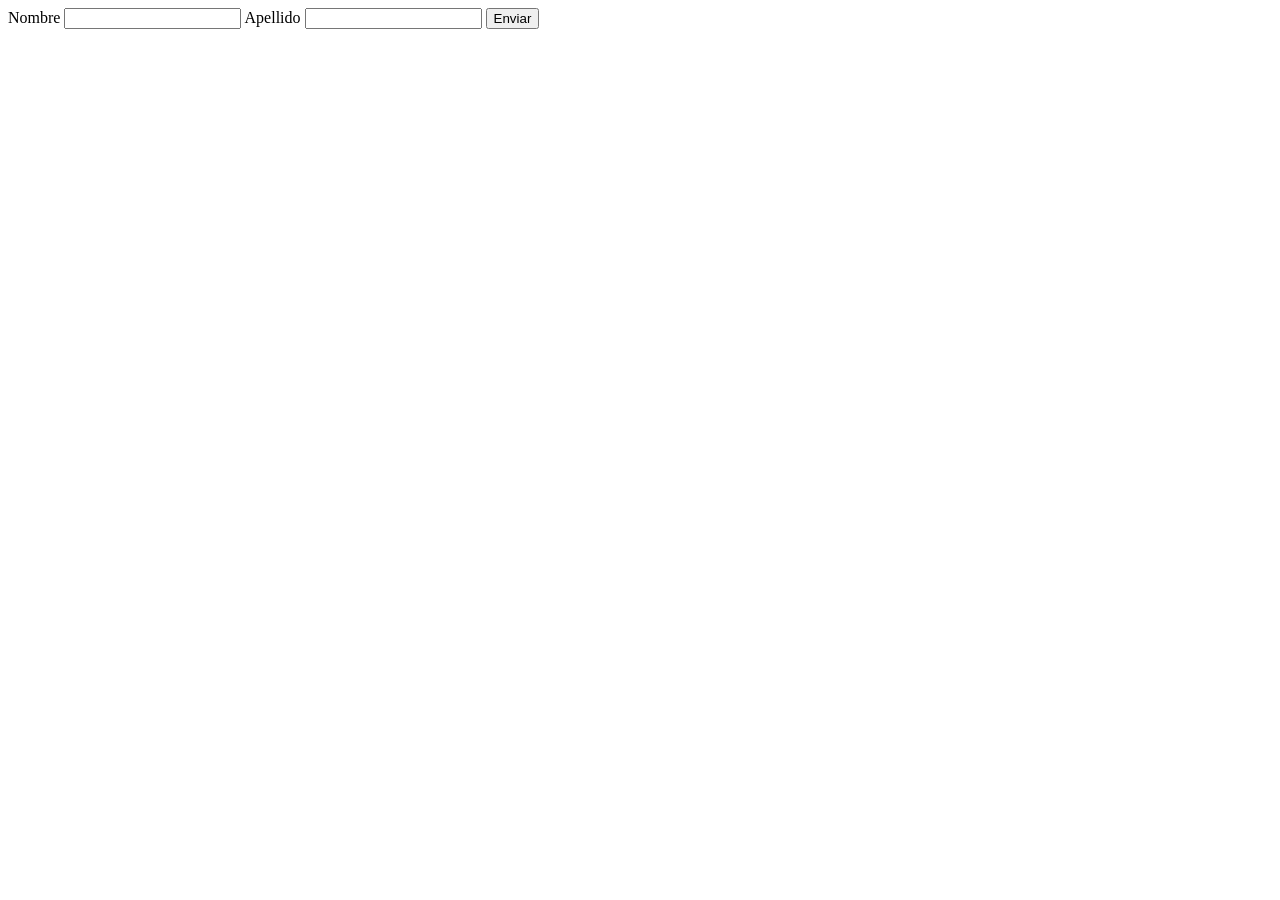
<file: index.html>
<!DOCTYPE html>
<html lang="en">
<head>
    <meta charset="UTF-8">
    <meta name="viewport" content="width=device-width, initial-scale=1.0">
    <title>Document</title>
</head>
<body>
    <form action="https://httpbin.org/post" method="post">
        <label for="nombre">Nombre</label>
        <input type="text" id="nombre" name="nom">

        <label for="apellido">Apellido</label>
        <input type="text" id="apellido" name="apellido">

        <button type="submit">Enviar</button>

    </form>
</body>
</html>
</file>
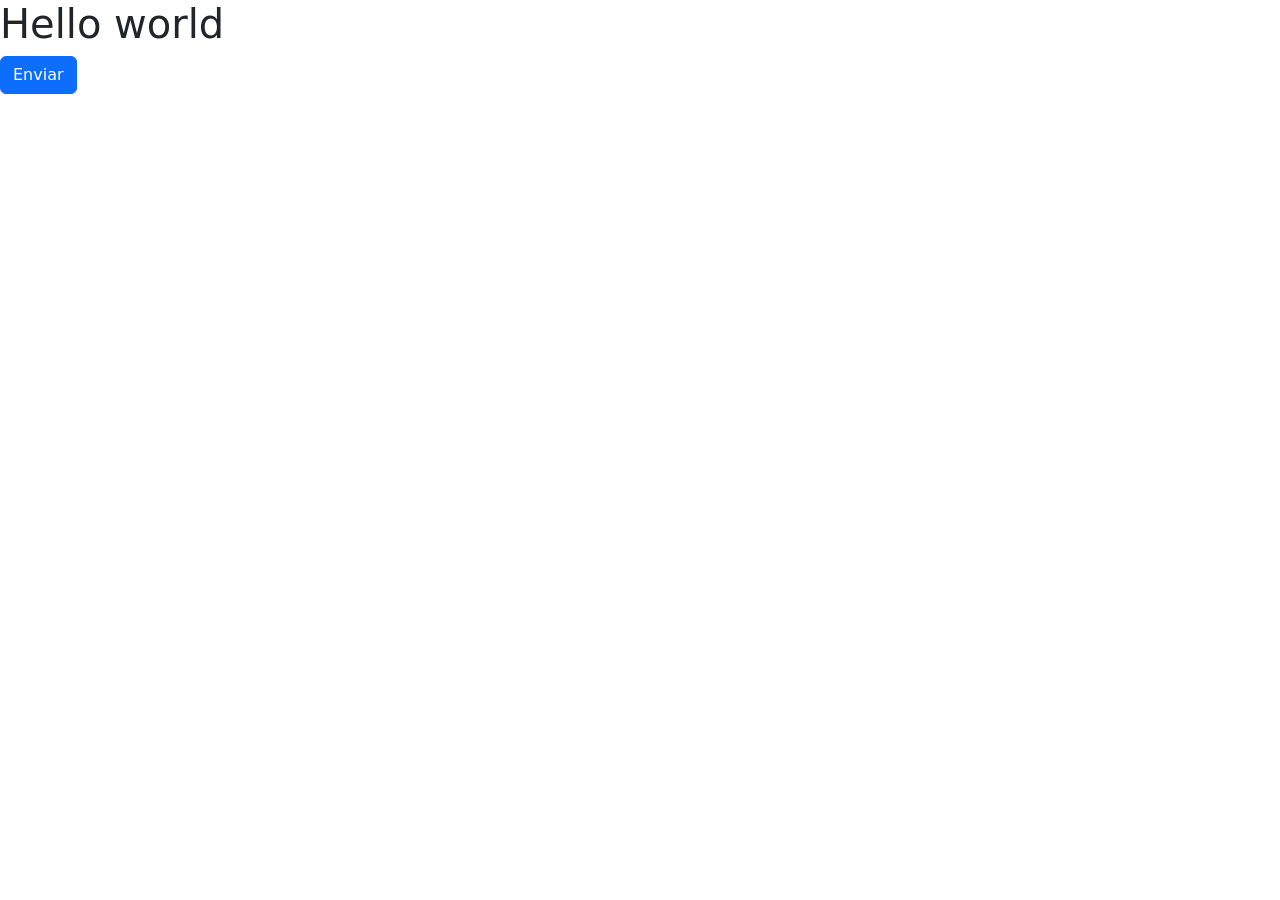
<file: bootstrap/index.html>
<!DOCTYPE html>
<html lang="en">
<head>
    <meta charset="UTF-8">
    <meta name="viewport" content="width=device-width, initial-scale=1.0">
    <title>Document</title>
    <link href="https://cdn.jsdelivr.net/npm/bootstrap@5.3.9/dist/css/bootstrap.min.css" rel="stylesheet">
</head>
<body>
    <h1>Hello world</h1>
    <button class="btn btn-primary">Enviar</button>
<script src="https://cdn.jsdelivr.net/npm/bootstrap@5.3.9/dist/js/bootstrap.bundle.min.js" integrity="sha384-WyOxWvTyr1QaMPfiPJSv76iReVthorl5uWlFtZPyK0IEB0hGzo9y5Bp9mYanr8Bu" crossorigin="anonymous"></script>
</body>
</html>
</file>
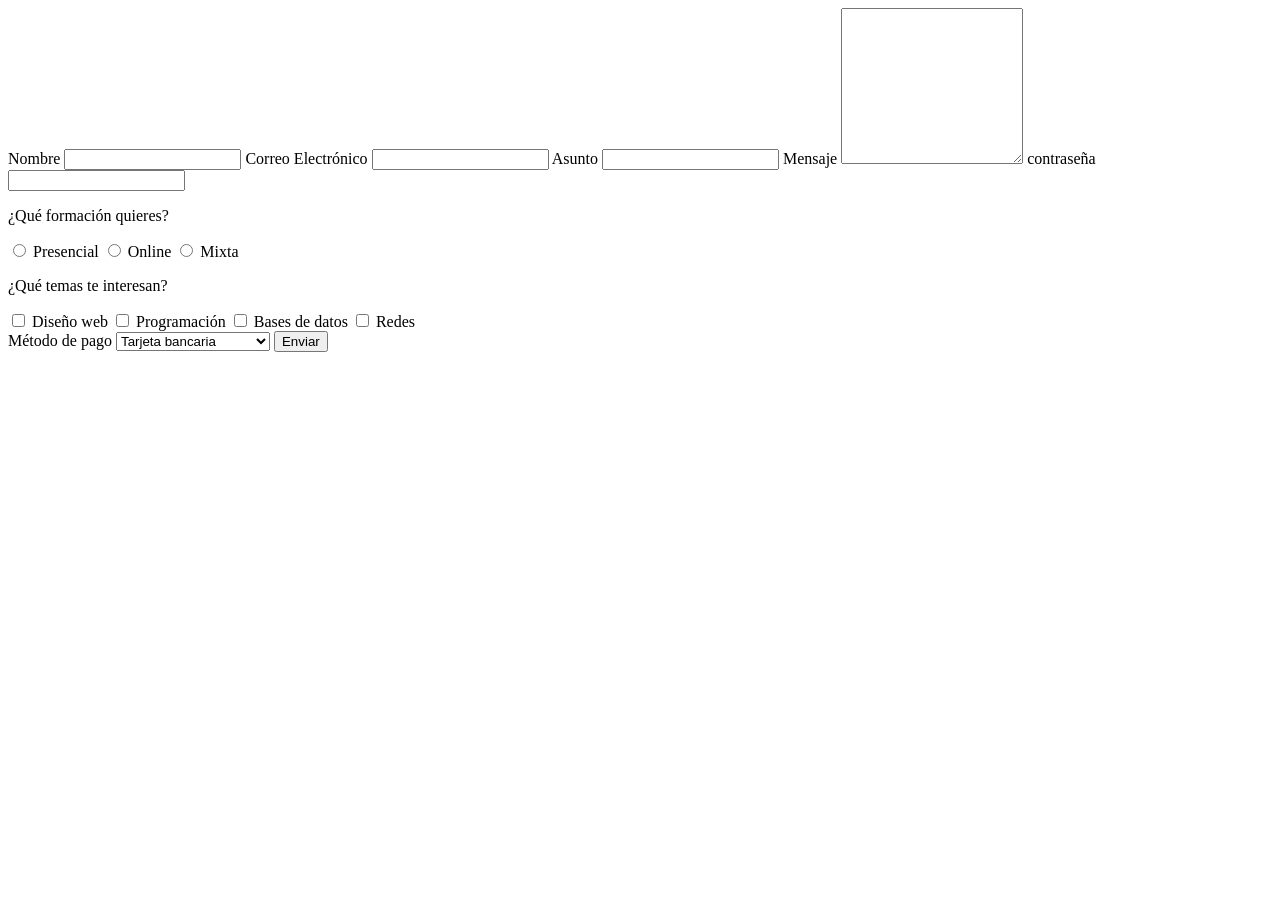
<file: contacto.html>
<!DOCTYPE html>
<html lang="en">
<head>
    <meta charset="UTF-8">
    <meta name="viewport" content="width=device-width, initial-scale=1.0">
    <title>Document</title>
</head>
<body>
    <form>
        <label for="nombre">Nombre</label>
        <input type="text" id="nombre" name="nom">

        <label for="Correo">Correo Electrónico</label>
        <input type="email" id="correo" name="correo">

        <label for="asunto">Asunto</label>
        <input type="text" id="asunto" name="asunto">

        <label for="Mensaje">Mensaje</label>
        <textarea id="Mensaje" name="Mensaje" rows="10"></textarea>

         <label for="contrasena">contraseña</label>
        <input type="password" id="contrasena" name="contrasena">

        <p>¿Qué formación quieres?</p>
         <input type="radio" id="Presencial" name="turno" value="Presencial">
        <label for="Presencial">Presencial</label>

        <input type="radio" id="Online" name="turno" value="Online">
        <label for="Online">Online</label>

        <input type="radio" id="Mixta" name="turno" value="Mixta">
        <label for="Mixta">Mixta</label>

        <p>¿Qué temas te interesan?</p>
        <input type="checkbox" id="html" name="intereses" value="disenoweb">
        <label for="disenoweb">Diseño web</label>

        <input type="checkbox" id="html" name="intereses" value="programacion">
        <label for="programacion">Programación</label>

        <input type="checkbox" id="html" name="intereses" value="basesdedatos">
        <label for="basesdedatos">Bases de datos</label>

        <input type="checkbox" id="html" name="intereses" value="redes">
        <label for="redes">Redes</label>

        <br>

        <label for="pago">Método de pago</label>

        <select id="pago" name="pago">
            <option value="tarjeta">Tarjeta bancaria</option>
            <option value="paypal">Paypal</option>
            <option value="transferencia">transferencia bancaria</option>
            <option value="efectivo">Efectivo</option>
        </select>
        <button type="submit">Enviar</button>
    </form>
</body>
</html>
</file>
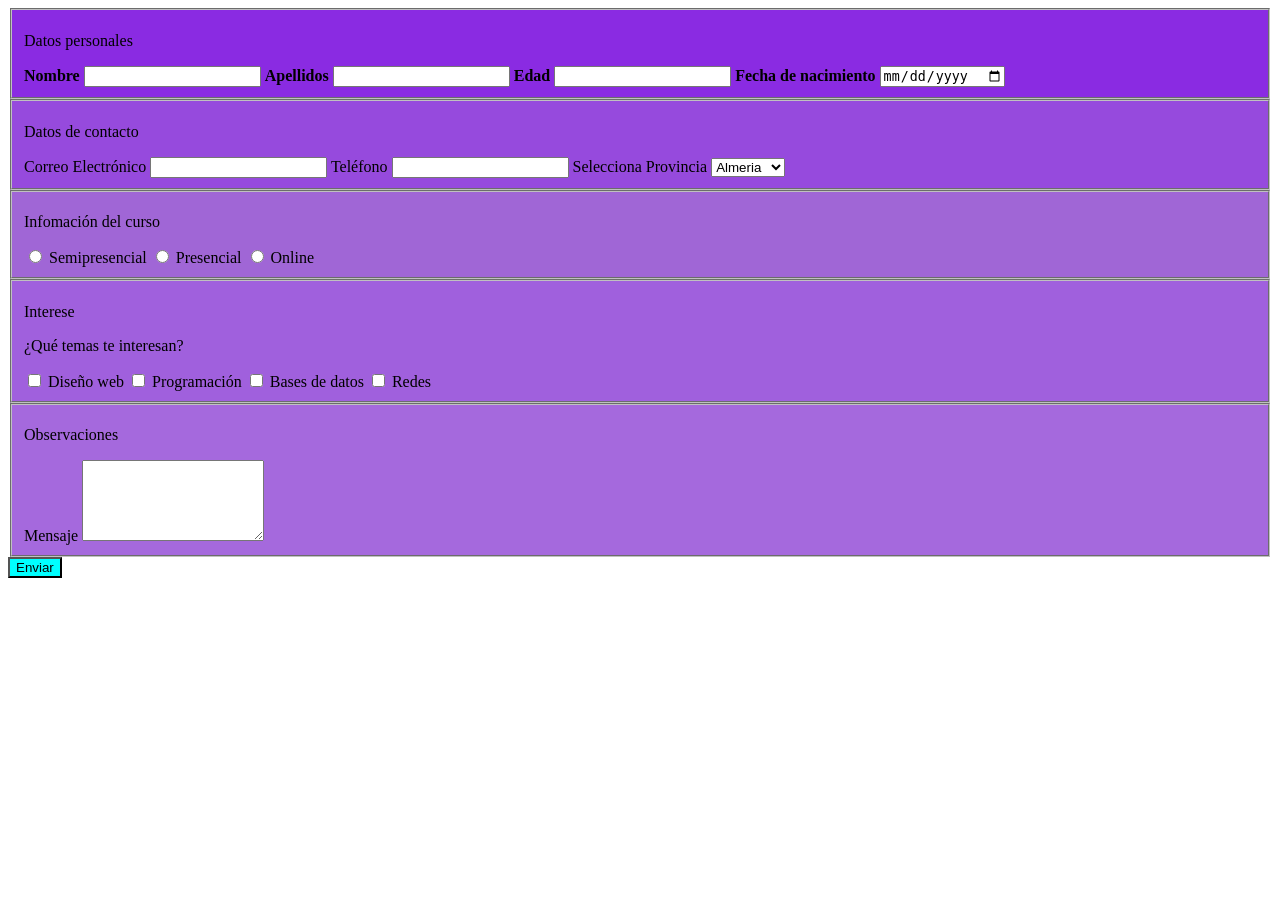
<file: ejercicio.html>
<!DOCTYPE html>
<html lang="en">
<head>
    <meta charset="UTF-8">
    <meta name="viewport" content="width=device-width, initial-scale=1.0">
    <title>Document</title>
</head>
<body>
    <form action="https://httpbin.org/get" method="get">
    <fieldset style="background-color: blueviolet;">
        <p>Datos personales</p>
        <label for="nombre"><b>Nombre</b></label>
        <input type="text" id="nombre" name="nom">

        <label for="apellidos"><b>Apellidos</b></label>
        <input type="text" id="apellidos" name="apellidos">

        <label for="edad"><b>Edad</b></label>
        <input type="number" id="edad" name="edad">

        <label for="fechanacimiento"><b>Fecha de nacimiento</b></label>
        <input type="date" id="fechanacimiento" name="fechanacimiento">

    </fieldset>
    <fieldset style="background-color: rgb(150, 74, 221);">
        <p>Datos de contacto</p>
        <label for="Correo">Correo Electrónico</label>
        <input type="email" id="correo" name="correo">

        <label for="telefono">Teléfono</label>
        <input type="tel" id="telefono" name="telefono">

        <label for="provincias">Selecciona Provincia</label>

        <select id="provincias" name="provincias">
            <option value="Almeria">Almeria</option>
            <option value="Granada">Granada</option>
            <option value="Cordoba">Córdoba</option>
            <option value="Cadiz">Cádiz</option>
            <option value="Malaga">Málaga</option>
            <option value="Sevilla">Sevilla</option>
            <option value="Jaen">Jaen</option>
            <option value="Huelva">Huelva</option>
        </select>
    </fieldset>
    <fieldset style="background-color: rgb(160, 102, 214);">
        <p>Infomación del curso</p>
        <input type="radio" id="semipresencial" name="turno" value="semipresencial">
        <label for="semipresencial">Semipresencial</label>

        <input type="radio" id="presencial" name="turno" value="presencial">
        <label for="presencial">Presencial</label>

        <input type="radio" id="Online" name="online" value="online">
        <label for="online">Online</label>
    </fieldset>

    <fieldset style="background-color: rgb(160, 96, 221);">
        <p>Interese</p>
        <p>¿Qué temas te interesan?</p>
        <input type="checkbox" id="html" name="intereses" value="disenoweb">
        <label for="disenoweb">Diseño web</label>

        <input type="checkbox" id="html" name="intereses" value="programacion">
        <label for="programacion">Programación</label>

        <input type="checkbox" id="html" name="intereses" value="basesdedatos">
        <label for="basesdedatos">Bases de datos</label>

        <input type="checkbox" id="html" name="intereses" value="redes">
        <label for="redes">Redes</label>
    </fieldset>
    <fieldset style="background-color: rgb(165, 105, 221);">
        <p>Observaciones</p>
        <label for="Mensaje">Mensaje</label>
        <textarea id="Mensaje" name="Mensaje" rows="5"></textarea>
    </fieldset>
        <button type="submit" style="background-color: aqua;">Enviar</button>

    </form>
</body>
</html>
</file>
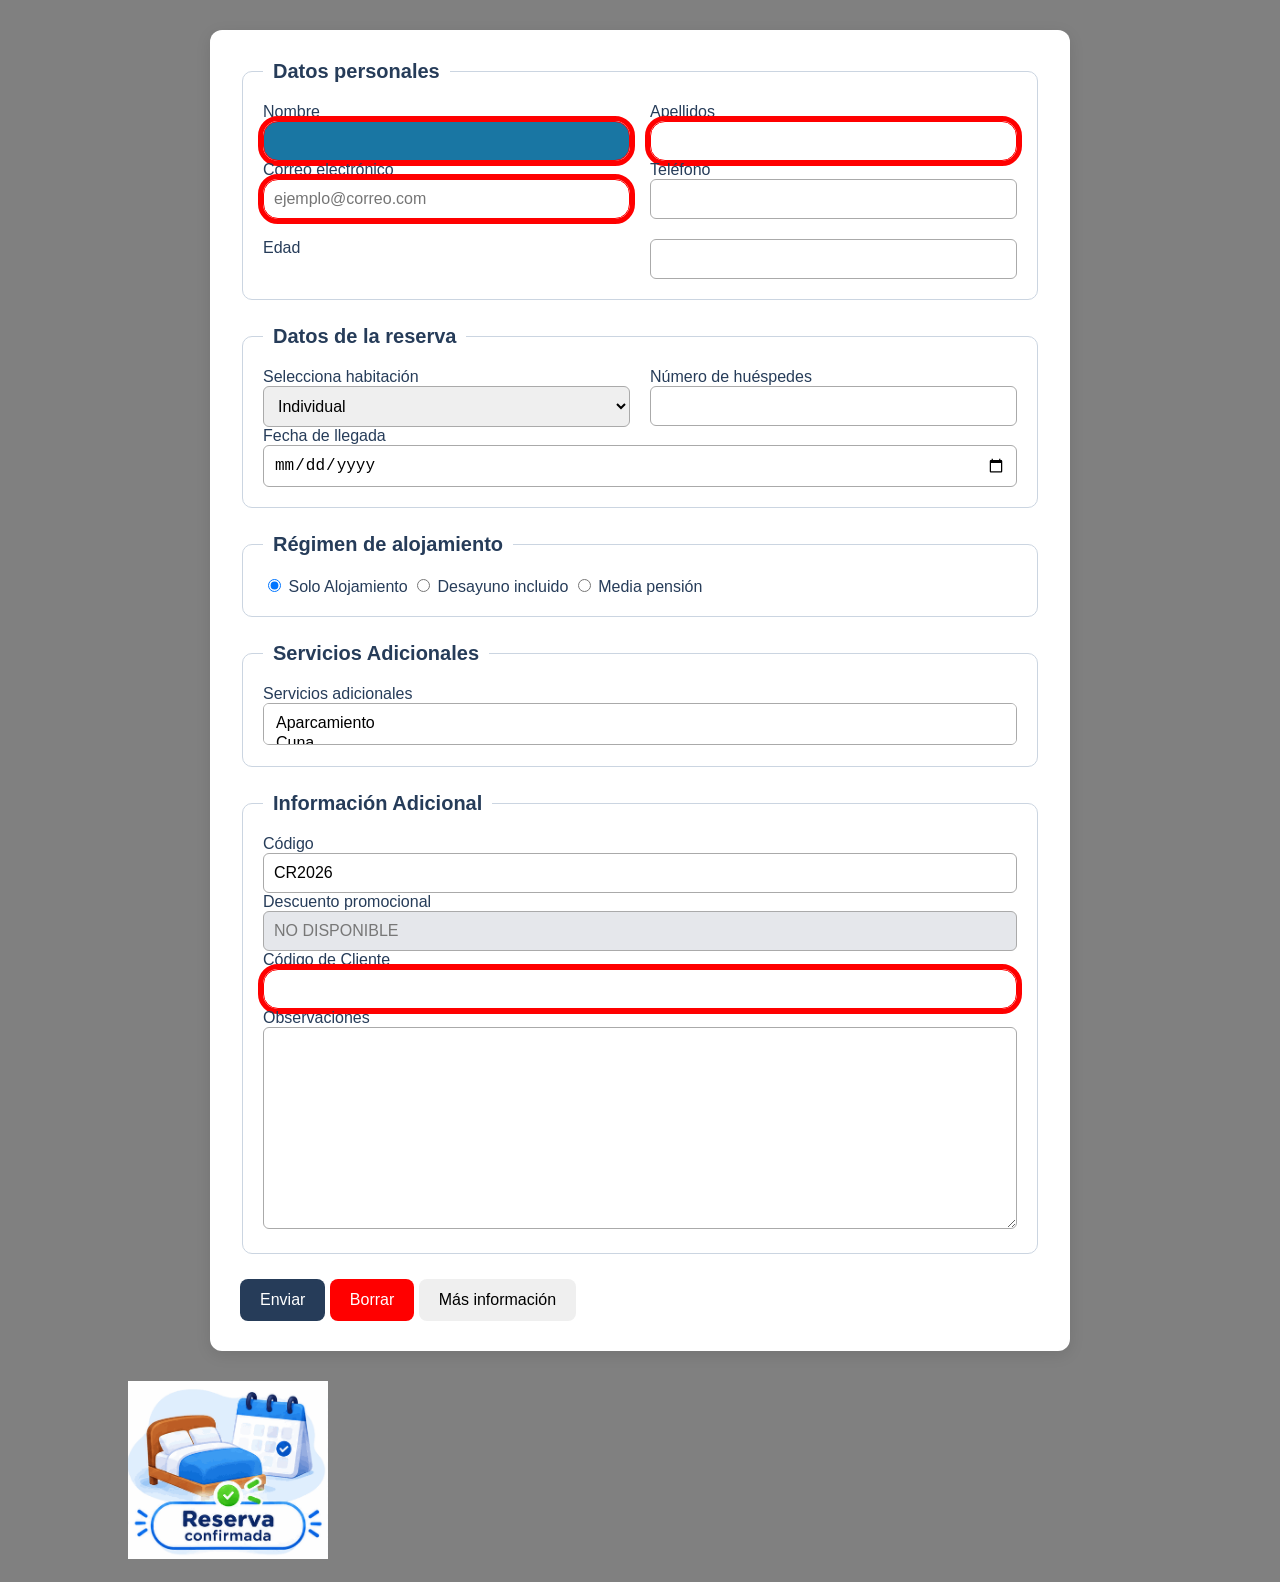
<file: ejercicio2.html>
<!doctype html>
<html lang="en">

<head>
  <meta charset="UTF-8" />
  <meta name="viewport" content="width=device-width, initial-scale=1.0" />
  <title>Document</title>
  <link rel="stylesheet" href="estilos.css" />
</head>

<body>
  <form action="https://httpbin.org/get" method="get">
    <fieldset>
      <legend>Datos personales</legend>
      <div class="fila">
        <div class="campo">
          <label for="nombre">Nombre</label>
          <input type="text" id="nombre" name="nombre" required autofocus />
        </div>
        <div class="campo">
          <label for="apellidos">Apellidos</label>
          <input type="text" id="apellidos" name="apellidos" required />
        </div>
      </div>
      <div class="fila">
        <div class="campo">
          <label for="correo">Correo electrónico</label>
          <input type="email" id="correo" name="correo" placeholder="ejemplo@correo.com" required />
        </div>
        <div class="campo">
          <label for="telefono">Teléfono</label>
          <input type="tel" id="telefono" name="telefono" />
        </div>
        <label for="edad">Edad</label>
        <input type="number" id="edad" min="18" max="100" />
    </fieldset>
    <fieldset>
      <legend>Datos de la reserva</legend>
      </div>
      </div>
      <div class="fila">
        <div class="campo">
          <label for="habitacion">Selecciona habitación</label>
          <select id="habitacion" name="habitacion">
            <option value="individual">Individual</option>
            <option value="Doble">Doble</option>
            <option value="Doble2C">Doble 2 camas</option>
            <option value="Triple">Triple</option>
            <option value="Cuadruple">Cuádruple</option>
          </select>
        </div>
        <div class="campo">
          <label for="huespedes">Número de huéspedes</label>
          <input type="number" id="huespedes" min="1" max="6" />
        </div>
      </div>
      <label for="fecha">Fecha de llegada</label>
      <input type="date" id="fecha" />

    </fieldset>
    </div>
    <fieldset>
      <legend>Régimen de alojamiento</legend>
      <input type="radio" id="sa" name="alojamiento" value="sa" checked />
      <label for="sa">Solo Alojamiento</label>

      <input type="radio" id="desayuno" name="alojamiento" value="desayuno" />
      <label for="desayuno">Desayuno incluido</label>

      <input type="radio" id="mediapension" name="alojamiento" value="mediapension" />
      <label for="mediapension">Media pensión</label>
    </fieldset>

    <fieldset>
      <legend>Servicios Adicionales</legend>
      <label for="servicios">Servicios adicionales</label>
      <select id="servicios" name="servicios" multiple size="1">
        <option value="Aparcamiento">Aparcamiento</option>
        <option value="Cuna">Cuna</option>
        <option value="Serviciolavanderia">Servicio de lavandería</option>
        <option value="VisitaGuiada">Visita Guiada</option>
      </select>
    </fieldset>
    <fieldset>
      <legend>Información Adicional</legend>
      <label for="codigo">Código</label>
      <input type="text" id="codigo" name="codigo" value="CR2026" readonly />

      <label for="descuento">Descuento promocional</label>
      <input type="text" id="descuento" name="descuento" value="NO DISPONIBLE" disabled />

      <label for="codigocl">Código de Cliente</label>
      <input type="number" id="codigocl" name="codigocl" pattern="[0-9]{6}" title="Introduce seis numeros" required />
      <label for="observaciones">Observaciones</label>
      <textarea id="observaciones" name="observaciones" rows="10"></textarea>
    </fieldset>




    <div id="informacion" popover>
      <h2>Nuestra casa rural</h2>

      <p>Nos encotramos en...</p>
      <p>situada en plena sierra de Córdoba, con capacidad para 6 personas, que cuenta con tres habitaciones
        dobles, dos baños completos, un amplio salón-comedor con chimenea de leña, cocina totalmente equipada
        (lavavajillas, horno, microondas y cafetera), aire acondicionado, calefacción y wifi gratuito; además,
        en su exterior cuenta con un jardín privado vallado, porche amueblado, zona de barbacoa, piscina con
        vistas a la montaña y aparcamiento dentro de la propia finca.</p>
      <button type="button" popovertarget="informacion" popovertargetaction="hide">Cerrar</button>
    </div>

  
    <button type="submit" class="boton-enviar">Enviar</button>
    <button type="reset" class="boton-borrar">Borrar</button>
     <button type="button" popovertarget="informacion">
        Más información
    </button>

  </form>
  <img src="img/book.gif" alt="fotoreserva" style="margin-left: 120px; width: 200px; height: auto" />
</body>

</html>
</file>
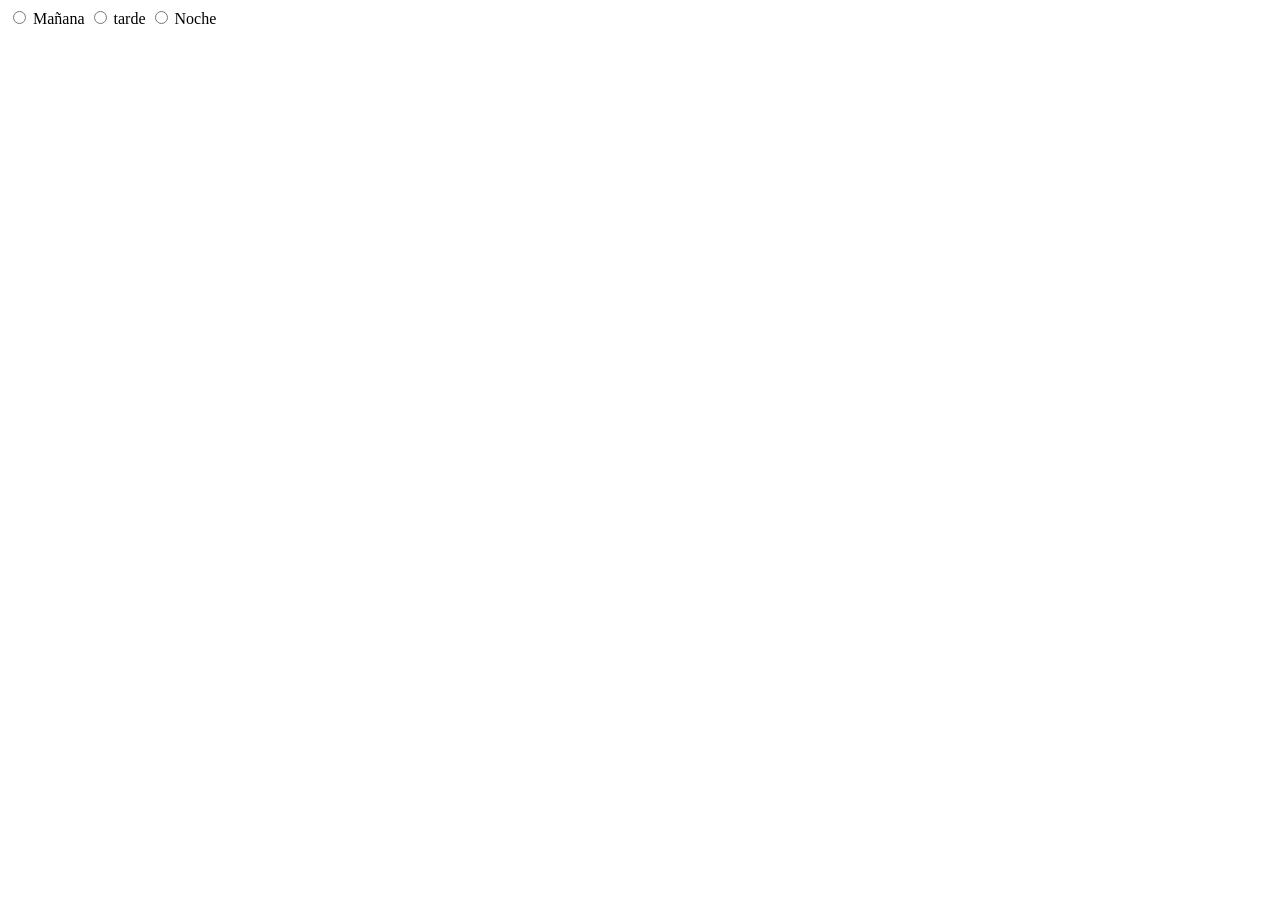
<file: opciones.html>
<!DOCTYPE html>
<html lang="en">
<head>
    <meta charset="UTF-8">
    <meta name="viewport" content="width=device-width, initial-scale=1.0">
    <title>Document</title>
</head>
<body>
    <form>
        <input type="radio" id="mañana" name="turno" value="mañana">
        <label for="mañana">Mañana</label>

        <input type="radio" id="tarde" name="turno" value="tarde">
        <label for="tarde">tarde</label>

        <input type="radio" id="noche" name="turno" value="noche">
        <label for="noche">Noche</label>
    </form>
</body>
</html>
</file>
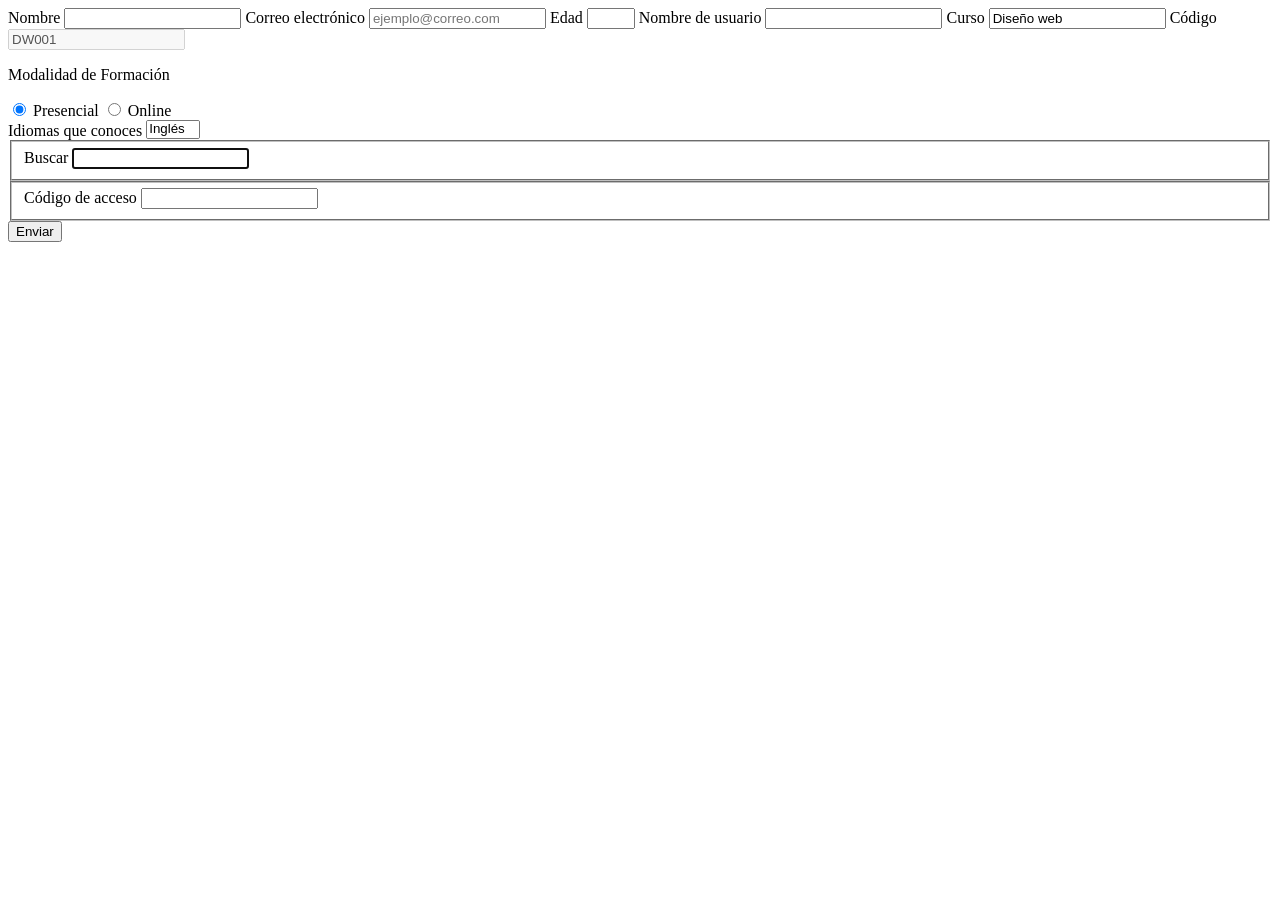
<file: otroejemplo.html>
<!DOCTYPE html>
<html lang="en">
<head>
    <meta charset="UTF-8">
    <meta name="viewport" content="width=device-width, initial-scale=1.0">
    <title>Document</title>
</head>
<body>
    <form>
        <label for="nombre">Nombre</label>
        <input type="text" id="nombre" name="nombre" required>

        <label for="correo">Correo electrónico</label>
        <input type="email" id="correo" name="correo" placeholder="ejemplo@correo.com">

        <label for="edad">Edad</label>
        <input type="number" id="edad" min="18" max="65">

        <label for="usuario">Nombre de usuario</label>
        <input type="text" id="usuario" name="usuario" minlength="4" maxlength="15">

        <label for="curso">Curso</label>
        <input type="text" id="curso" name="curso" value="Diseño web" readonly>
        <label for="codigo">Código</label>
        <input type="text" id="codigo" name="codigo" value="DW001" disabled>

        <p>Modalidad de Formación</p>
        <input type="radio" id="presencial" name="Modalidad" value="presencial" checked>
        <label for="presencial">Presencial</label>

        <input type="radio" id="online" name="Modalidad" value="online">
        <label for="online">Online</label>

        <br>

        <label for="idiomas">Idiomas que conoces</label>
        <select id="idiomas" name="idiomas" multiple size="1">
        <option value="ingles">Inglés</option>
        <option value="frances">Francés</option>
        <option value="aleman">Alemán</option>
        <option value="italiano">Italiano</option>
        </select>

        <br>
        <fieldset>
        <label for="buscar">Buscar</label>
        <input type="buscar" id="buscar" name="buscar" autofocus>
        </fieldset>

        <fieldset>
            <label for="codigo">Código de acceso</label>
            <input type="text" id="codigo" name="codigo" pattern="[0-9]{4}" title="Introduce cuatro numeros" required>
        </fieldset>
        <button type="submit">Enviar</button>
    </form>
</body>
</html>
</file>
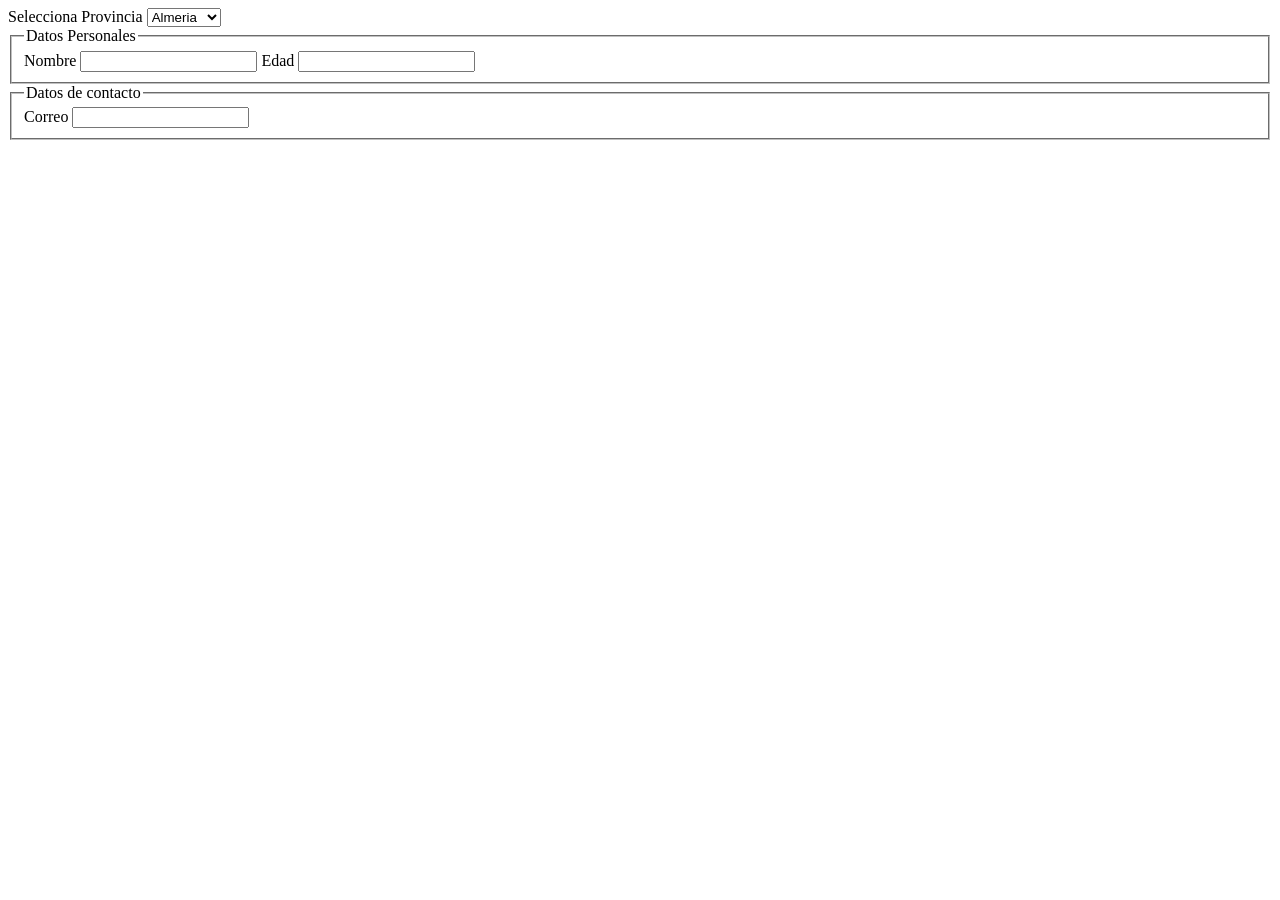
<file: provincias.html>
<!DOCTYPE html>
<html lang="en">
<head>
    <meta charset="UTF-8">
    <meta name="viewport" content="width=device-width, initial-scale=1.0">
    <title>Document</title>
</head>
<body>
    <form>
        <label for="provincias">Selecciona Provincia</label>

        <select id="provincias" name="provincias">
            <option value="Almeria">Almeria</option>
            <option value="Granada">Granada</option>
            <option value="Cordoba">Córdoba</option>
            <option value="Cadiz">Cádiz</option>
            <option value="Malaga">Málaga</option>
            <option value="Sevilla">Sevilla</option>
            <option value="Jaen">Jaen</option>
            <option value="Huelva">Huelva</option>
        </select>

        <fieldset>
            <legend>Datos Personales</legend>

            <label for="nombre">Nombre</label>
            <input type="text" id="nombre" name="nombre">

            <label for="edad">Edad</label>
            <input type="number" id="edad" name="edad">
        </fieldset>

        <fieldset>
            <legend>Datos de contacto</legend>

            <label for="correo">Correo</label>
            <input type="email" id="correo" name="correo">
        </fieldset>
    </form>
</body>
</html>
</file>
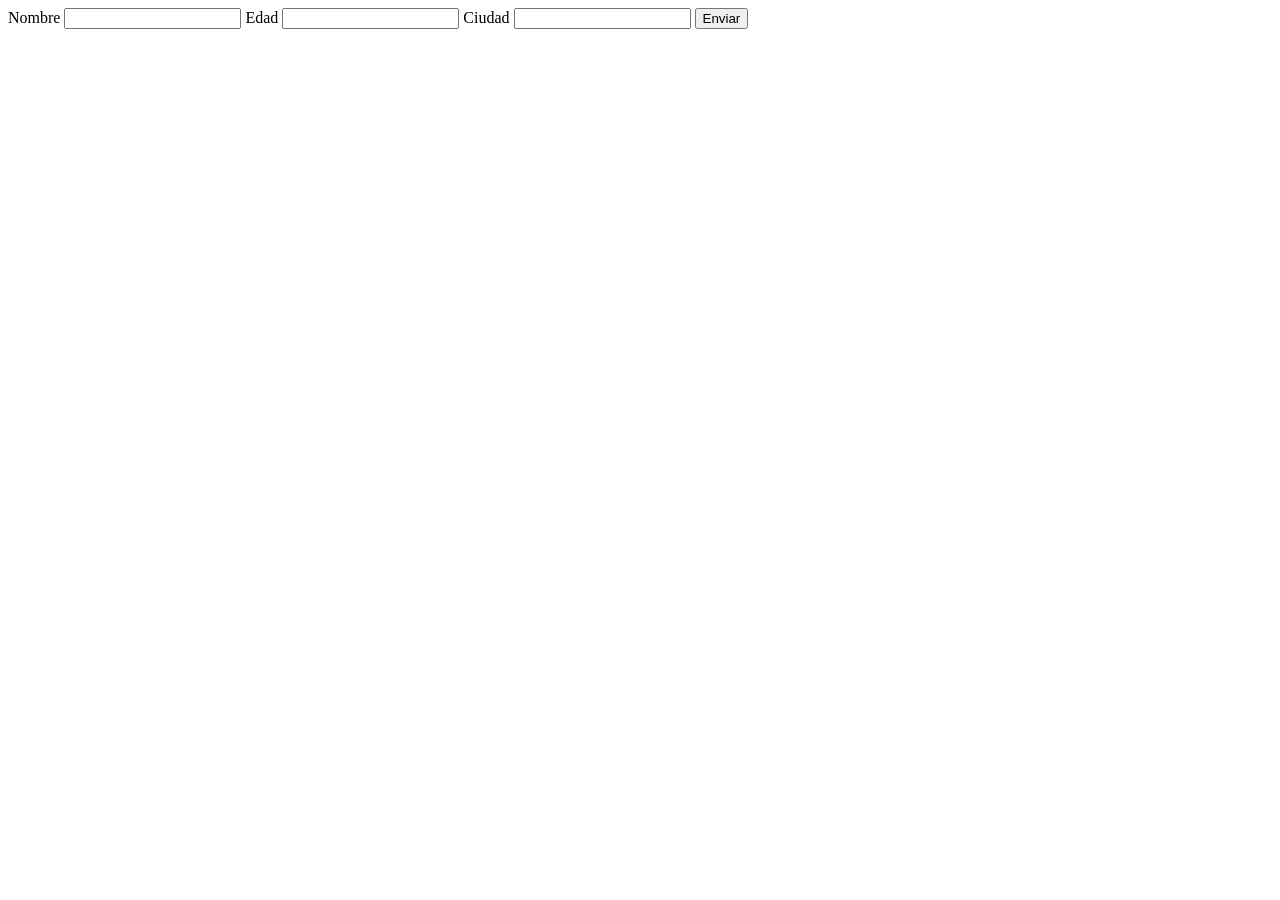
<file: pruebas.html>
<!DOCTYPE html>
<html lang="en">
<head>
    <meta charset="UTF-8">
    <meta name="viewport" content="width=device-width, initial-scale=1.0">
    <title>Document</title>
</head>
<body>
    <body>
    <form action="https://httpbin.org/post" method="post">
        <label for="nombre">Nombre</label>
        <input type="text" id="nombre" name="nom">

        <label for="edad">Edad</label>
        <input type="number" id="edad" name="edad">

        <label for="ciudad">Ciudad</label>
        <input type="text" id="ciudad" name="ciudad">

        <button type="submit">Enviar</button>

    </form>
</body>
</html>
</file>
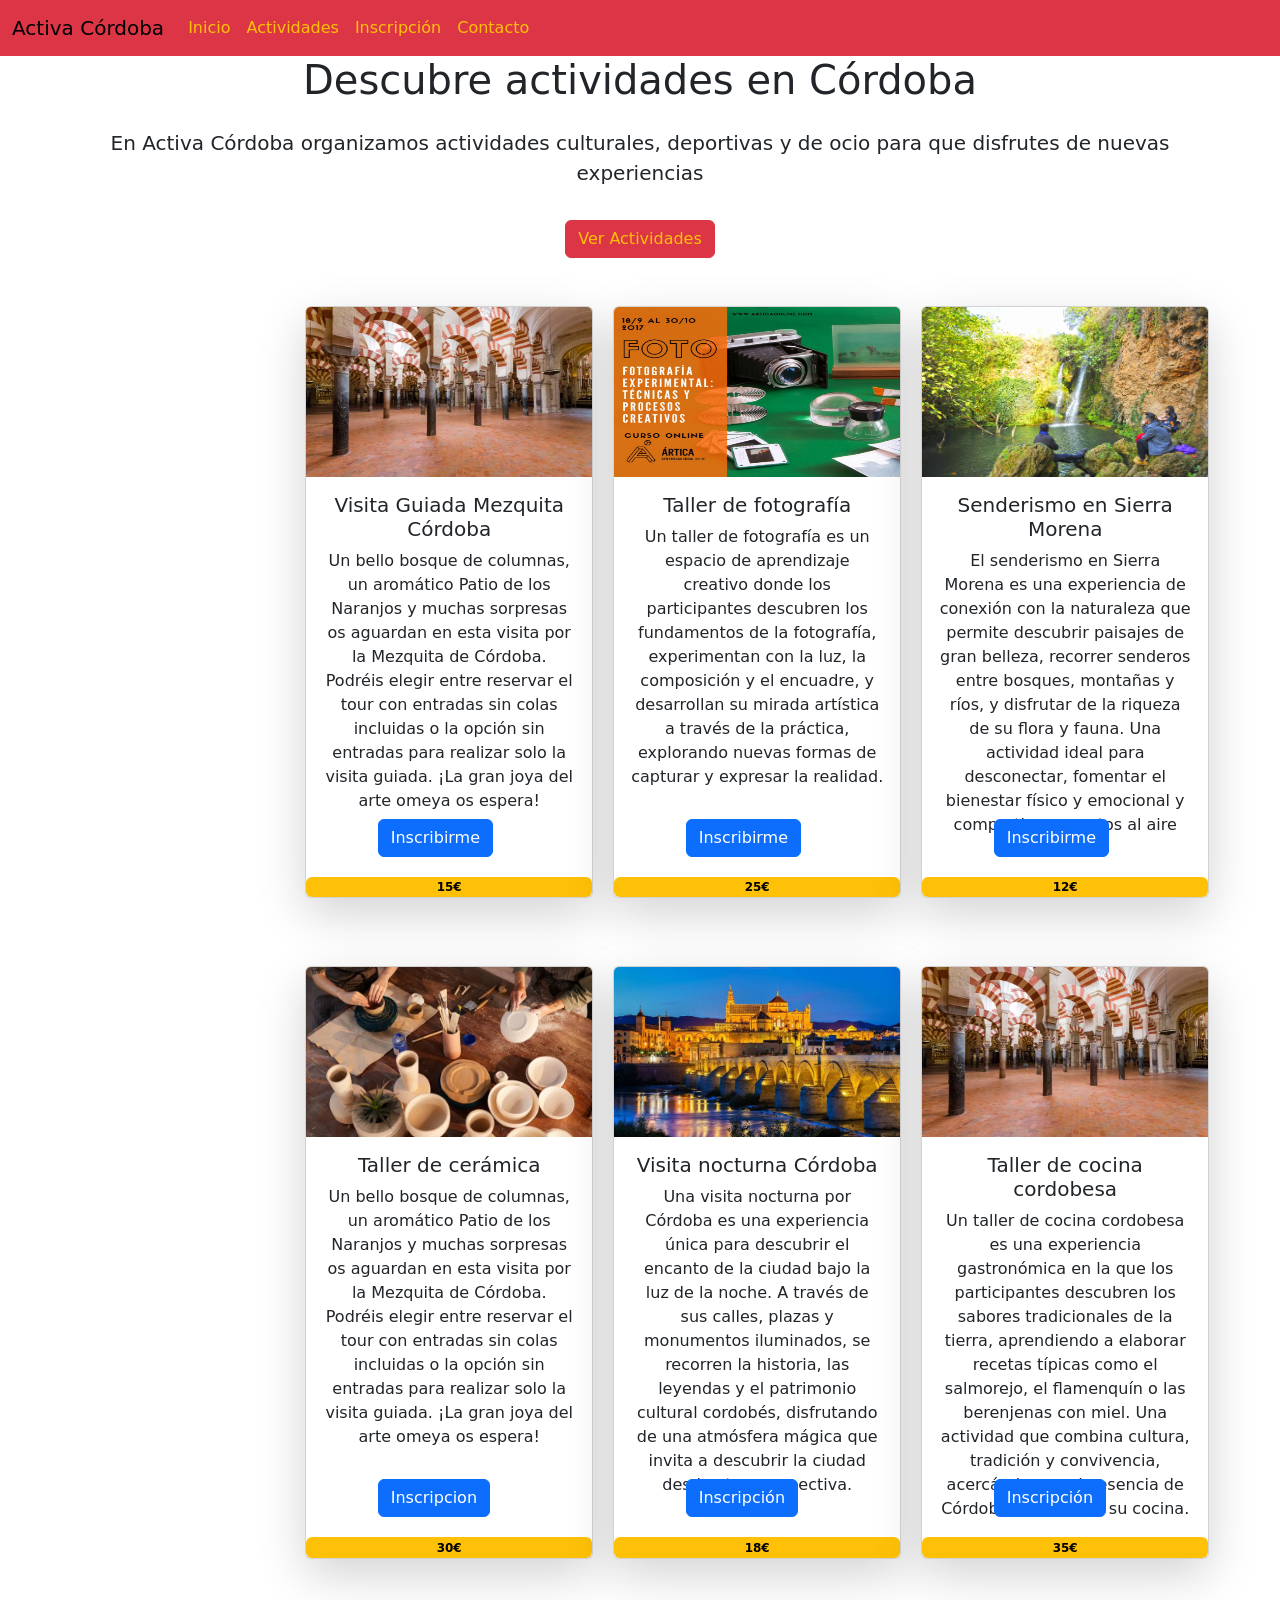
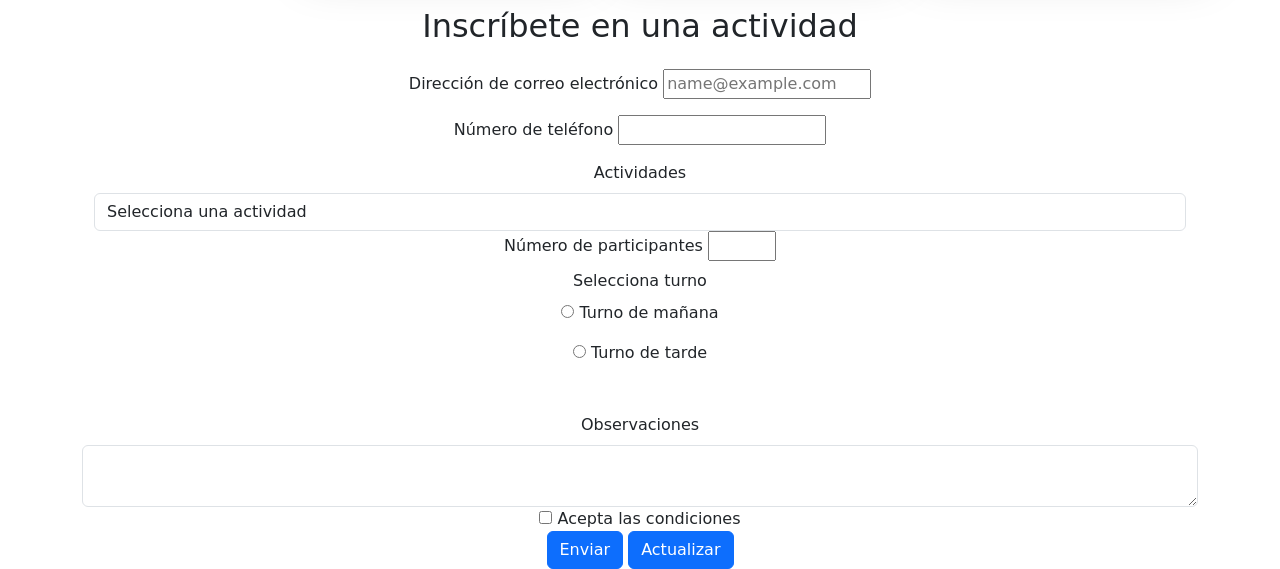
<file: bootstrap/index2.html>
<!doctype html>
<html lang="en">
  <head>
    <meta charset="UTF-8" />
    <meta name="viewport" content="width=device-width, initial-scale=1.0" />
    <title>Activa Córdoba</title>
    <link href="recursos/bootstrap.min.css" rel="stylesheet" />
    <link href="estilobot.css" rel="stylesheet" />
  </head>

  <body>
    <nav class="navbar navbar-expand-lg bg-danger">
      <div class="container-fluid">
        <a class="navbar-brand" href="#">Activa Córdoba</a>
        <button
          class="navbar-toggler"
          type="button"
          data-bs-toggle="collapse"
          data-bs-target="#navbarNav"
          aria-controls="navbarNav"
          aria-expanded="false"
          aria-label="Toggle navigation"
        >
          <span class="navbar-toggler-icon"></span>
        </button>
        <div class="collapse navbar-collapse" id="navbarNav">
          <ul class="navbar-nav">
            <li class="nav-item">
              <a
                class="nav-link text-warning active"
                aria-current="page"
                href="#"
                >Inicio</a
              >
            </li>
            <li class="nav-item">
              <a class="nav-link text-warning" href="#">Actividades</a>
            </li>
            <li class="nav-item">
              <a class="nav-link text-warning" href="#">Inscripción</a>
            </li>
            <li class="nav-item">
              <a class="nav-link text-warning" href="#">Contacto</a>
            </li>
          </ul>
        </div>
      </div>
    </nav>
    <main class="container text-center">
      <h1 class="mb-4">Descubre actividades en Córdoba</h1>
      <p class="lead">
        En Activa Córdoba organizamos actividades culturales, deportivas y de
        ocio para que disfrutes de nuevas experiencias
      </p>
      <button type="button" class="btn btn-danger text-warning mt-3">
        Ver Actividades
      </button>
      <div
        style="
          display: grid;
          grid-template-columns: 1fr 1fr 1fr;
          grid-template-rows: 1fr 1fr;
          gap: 20px;
          width: 60%;
          margin: auto;
        "
      >
        <div class="card mt-5 shadow-lg" style="width: 18rem">
          <img src="mezquita.jpg" class="card-img-top" alt="..." />
          <div class="card-body">
            <h5 class="card-title">Visita Guiada Mezquita Córdoba</h5>
            <p class="card-text">
              Un bello bosque de columnas, un aromático Patio de los Naranjos y
              muchas sorpresas os aguardan en esta visita por la Mezquita de
              Córdoba. Podréis elegir entre reservar el tour con entradas sin
              colas incluidas o la opción sin entradas para realizar solo la
              visita guiada. ¡La gran joya del arte omeya os espera!
            </p>
            <a href="#" class="btn btn-primary">Inscribirme</a>
          </div>
          <span class="badge text-bg-warning">15€</span>
        </div>

        <div class="card mt-5 shadow-lg" style="width: 18rem">
          <img src="fotografia.jpg" class="card-img-top" alt="mezquita" />
          <div class="card-body">
            <h5 class="card-title">Taller de fotografía</h5>
            <p class="card-text">
              Un taller de fotografía es un espacio de aprendizaje creativo
              donde los participantes descubren los fundamentos de la
              fotografía, experimentan con la luz, la composición y el encuadre,
              y desarrollan su mirada artística a través de la práctica,
              explorando nuevas formas de capturar y expresar la realidad.
            </p>
            <a href="#" class="btn btn-primary">Inscribirme</a>
          </div>
          <span class="badge text-bg-warning">25€</span>
        </div>

        <div class="card mt-5 shadow-lg" style="width: 18rem">
          <img src="senderismo.jpg" class="card-img-top" alt="mezquita" />
          <div class="card-body">
            <h5 class="card-title">Senderismo en Sierra Morena</h5>
            <p class="card-text">
              El senderismo en Sierra Morena es una experiencia de conexión con
              la naturaleza que permite descubrir paisajes de gran belleza,
              recorrer senderos entre bosques, montañas y ríos, y disfrutar de
              la riqueza de su flora y fauna. Una actividad ideal para
              desconectar, fomentar el bienestar físico y emocional y compartir
              momentos al aire libre.
            </p>
            <a href="#" class="btn btn-primary">Inscribirme</a>
          </div>
          <span class="badge text-bg-warning">12€</span>
        </div>

        <div class="card mt-5 shadow-lg" style="width: 18rem">
          <img src="ceramica.jpg" class="card-img-top" alt="mezquita" />
          <div class="card-body">
            <h5 class="card-title">Taller de cerámica</h5>
            <p class="card-text">
              Un bello bosque de columnas, un aromático Patio de los Naranjos y
              muchas sorpresas os aguardan en esta visita por la Mezquita de
              Córdoba. Podréis elegir entre reservar el tour con entradas sin
              colas incluidas o la opción sin entradas para realizar solo la
              visita guiada. ¡La gran joya del arte omeya os espera!
            </p>
            <a href="#" class="btn btn-primary">Inscripcion</a>
          </div>
          <span class="badge text-bg-warning">30€</span>
        </div>

        <div class="card mt-5 shadow-lg" style="width: 18rem">
          <img src="visitanocturna.jpg" class="card-img-top" alt="mezquita" />
          <div class="card-body">
            <h5 class="card-title">Visita nocturna Córdoba</h5>
            <p class="card-text">
              Una visita nocturna por Córdoba es una experiencia única para
              descubrir el encanto de la ciudad bajo la luz de la noche. A
              través de sus calles, plazas y monumentos iluminados, se recorren
              la historia, las leyendas y el patrimonio cultural cordobés,
              disfrutando de una atmósfera mágica que invita a descubrir la
              ciudad desde otra perspectiva.
            </p>
            <a href="#" class="btn btn-primary">Inscripción</a>
          </div>
          <span class="badge text-bg-warning">18€</span>
        </div>

        <div class="card mt-5 shadow-lg" style="width: 18rem">
          <img src="mezquita.jpg" class="card-img-top" alt="mezquita" />
          <div class="card-body">
            <h5 class="card-title">Taller de cocina cordobesa</h5>
            <p class="card-text">
              Un taller de cocina cordobesa es una experiencia gastronómica en
              la que los participantes descubren los sabores tradicionales de la
              tierra, aprendiendo a elaborar recetas típicas como el salmorejo,
              el flamenquín o las berenjenas con miel. Una actividad que combina
              cultura, tradición y convivencia, acercándonos a la esencia de
              Córdoba a través de su cocina.
            </p>
            <a href="#" class="btn btn-primary">Inscripción</a>
          </div>
          <span class="badge text-bg-warning">35€</span>
        </div>
      </div>

      <section id="inscripcion" class="container my-5">
        <h2 class="text-center mb-4">Inscríbete en una actividad</h2>
        <form action="https://httpbin.org/get" method="get">
          <div class="mb-3">
            <label for="correo" class="correo"
              >Dirección de correo electrónico</label
            >
            <input
              type="email"
              class="correo"
              id="correo"
              placeholder="name@example.com"
            />
          </div>
          <div class="mb-3">
            <label for="telefono" class="telefono">Número de teléfono</label>
            <input type="tel" class="telefono" id="telefono" />
          </div>

          <div class="form-field">
            <label for="fieldSelect" class="form-label">Actividades</label>
            <select class="form-control" id="fieldSelect">
              <option selected>Selecciona una actividad</option>
              <option value="1">Visita mezquita</option>
              <option value="2">Taller Fotografía</option>
              <option value="3">Taller cerámica</option>
              <option value="4">Senderismo</option>
              <option value="5">Visita nocturna</option>
              <option value="6">Taller de cocina</option>
            </select>
          </div>

          <div class="mb-3">
            <label for="participantes" class="form-label"
              >Número de participantes</label
            >
            <input
              type="number"
              class="form-label"
              id="participantes"
              min="1"
              max="5"
              required
            />
 <p for="radio" class="form-label">Selecciona turno</p>

            <div class="form-field">

             

              <input class="radio" name="radios" type="radio" id="radioLabel" />
             
              <label for="radioLabel">Turno de mañana</label>
            </div>
          </div>
          <div class="form-field">
            <input class="radio" name="radios" type="radio" id="radioLabel2" />
            <label for="radioLabel2">Turno de tarde</label>
          </div>
        </form>
      </section>
      <div class="form-field">
  <label for="Observaciones" class="form-label">Observaciones</label>
  <textarea class="form-control" id="Observaciones"></textarea>
</div>
<div class="form-field">
  <input type="checkbox" id="checkDisabled" class="check"/>
  <label for="checkDisabled">Acepta las condiciones</label>
</div>
 <button type="submit" class="btn btn-primary">Enviar</button>
 <button type="reset" class="btn btn-primary">Actualizar</button>
    </main>
    <script src="recursos/bootstrap.min.js"></script>
  </body>
</html>
</file>
<file: estilos.css>
body {
    background-color: grey;
    font-family: Arial, Helvetica, sans-serif;
    color: #263c59;
}

form {
    max-width: 800px;
    margin: 30px auto;
    padding: 30px;
   background-color: white;
   border-radius: 12px;
   box-shadow: 0 4px 15px rgba(0, 0, 0, 0.1);
}

input[type="text"],
input[type="email"],
input[type="tel"],
input[type="number"],
input[type="date"],
select,
textarea {
    width: 100%;
    padding: 10px;
    border: 1px solid #aaa;
    border-radius: 6px;
    font-size: 16px;
    box-sizing: border-box;
}
.fila {
    display: grid;
    grid-template-columns: 1fr 1fr;
    gap: 20px;
}
fieldset {
    border: 1px solid #cbd5e1;
    border-radius:10px;
    padding: 20px;
    margin-bottom: 25px;
}
legend {
    font-size: 20px;
    font-weight: bold;
    color: #263c59;
    padding: 0 10px;
}
input:focus,
select:focus,
textarea:focus {
    background-color:  #1976a3;
    outline: 2px solid #b8dcef;
} 
input:disabled {
    background-color: #e5e7eb;
    color: #777;
    cursor: not-allowed;
}
input:required:valid {
    border-color: green;
}
input:required:invalid {
    border-color: red;
}
input:required {
    outline: 5px solid red;
    border-radius: 15px;
}
button {
    padding: 12px 20px;
    border: none;
    border-radius: 8px;
    cursor: pointer;
    font-size: 16px;
    transition: background-color 0.3s ease;
}
.boton-enviar {
    background-color: #263c59;
    color: white;
}
.boton-enviar:hover {
    background-color: #1976a3;
}
.boton-borrar {
    background-color: red;
    color: white;
}
.boton-borrar:hover {
    background-color: rgb(194, 71, 71);
}
[popover] {
    width: 400px;
    padding: 25px;
    background-color: white;
    border: none;
    border-radius: 12px;
    box-shadow: 0 5px 20px rgba(0,0,0,0.3);
}
[popover]::backdrop {
    background-color: rgba(0, 0, 0, 0.5);
}
</file>
<file: bootstrap/estilobot.css>
.card-img-top {
    height: 170px;
}
.card-body {
    height: 400px;
    position: relative;
}

.card-body .btn {
position: absolute;
bottom: 20px;
left: 25%;
}
</file>
